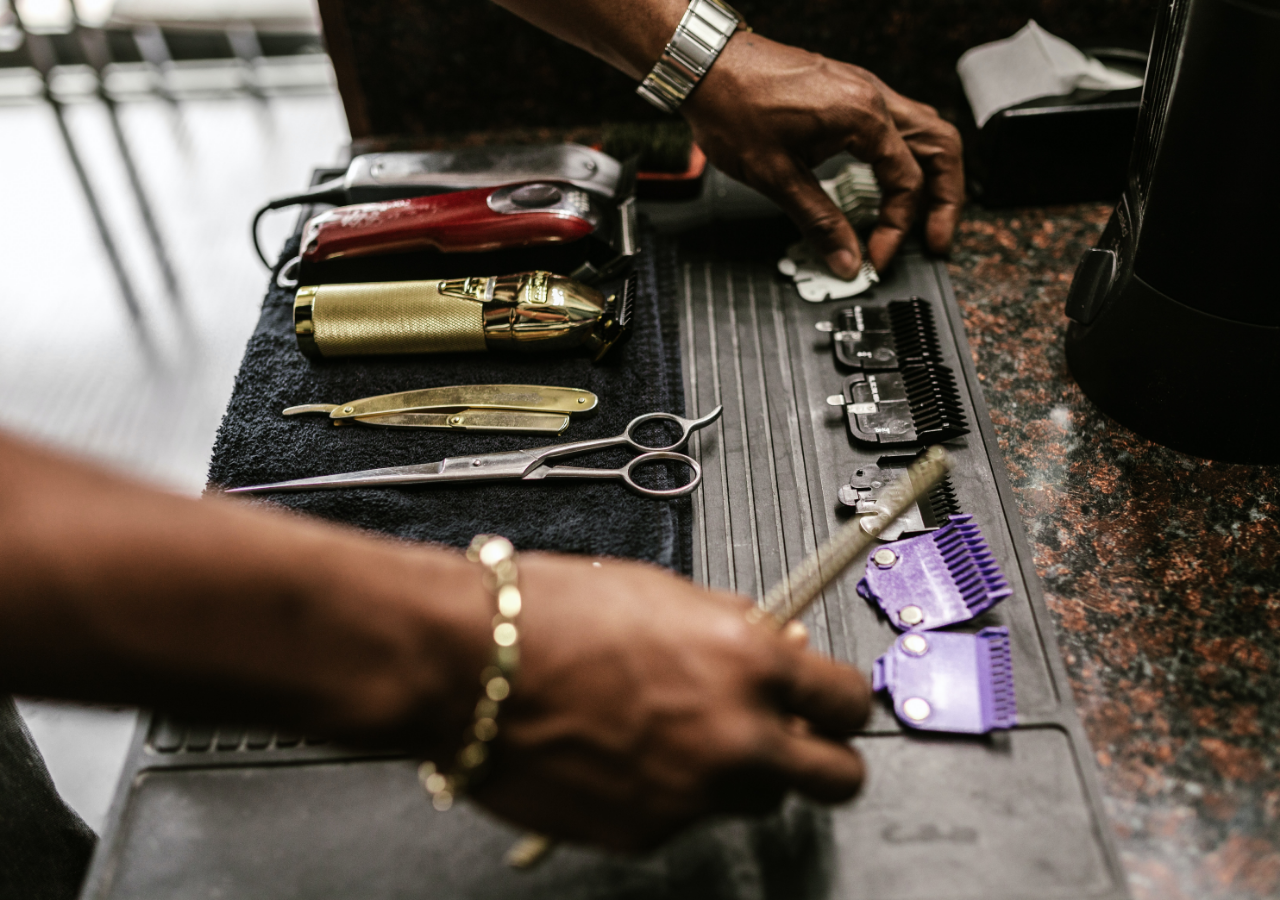
<file: layouts/admin/adminOptions/adminOpt.html>
<!DOCTYPE html>
<html lang="en">
<head>
    <meta charset="UTF-8">
    <meta http-equiv="X-UA-Compatible" content="IE=edge">
    <meta name="viewport" content="width=device-width, initial-scale=1.0">
    <link rel="stylesheet" href="./adminOpt.css">
    <link href="https://fonts.googleapis.com/css2?family=Playfair+Display:ital,wght@0,400;1,500;1,900&display=swap" rel="stylesheet">
    <title>TopNotch Barbershop</title>
</head>
<body>

    <section class="container">
        <a href="/index.html">
            <svg  class="homeIcon" xmlns="http://www.w3.org/2000/svg" viewBox="0 0 24 24" stroke="#ffffff" fill="none" stroke-linecap="round" stroke-linejoin="round">
            <path stroke="none" d="M0 0h24v24H0z" fill="none"/>
            <path d="M5 12l-2 0l9 -9l9 9l-2 0" />
            <path d="M5 12v7a2 2 0 0 0 2 2h10a2 2 0 0 0 2 -2v-7" />
            <path d="M9 21v-6a2 2 0 0 1 2 -2h2a2 2 0 0 1 2 2v6" />
            </svg>
        </a>


        <header>
            <svg class="userIcon" xmlns="http://www.w3.org/2000/svg"  viewBox="0 0 24 24" stroke-width="1" stroke="#ffffff" fill="none" stroke-linecap="round" stroke-linejoin="round">
                <path stroke="none" d="M0 0h24v24H0z" fill="none"/>
                <path d="M8 7a4 4 0 1 0 8 0a4 4 0 0 0 -8 0" />
                <path d="M6 21v-2a4 4 0 0 1 4 -4h4a4 4 0 0 1 4 4v2" />
            </svg>
    
            <h1>TUS OPCIONES COMO <br> ADMINISTRADOR</h1>
        </header>
        
        <section class="option">
            <a href="/layouts/admin/yourServices/yourServices.html">Gestiona tus servicios</a>
        </section>
        
        <section class="option">
            <a href="/layouts/admin/yourProducts/yourProducts.html">Gestiona tus productos</a>
        </section>

        <section class="option">
            <a href="/layouts/admin/yourBarbers/yourBarbers.html">Gestiona tus Trabajadores</a>
        </section>

    </section>

</body>
</html>
</file>
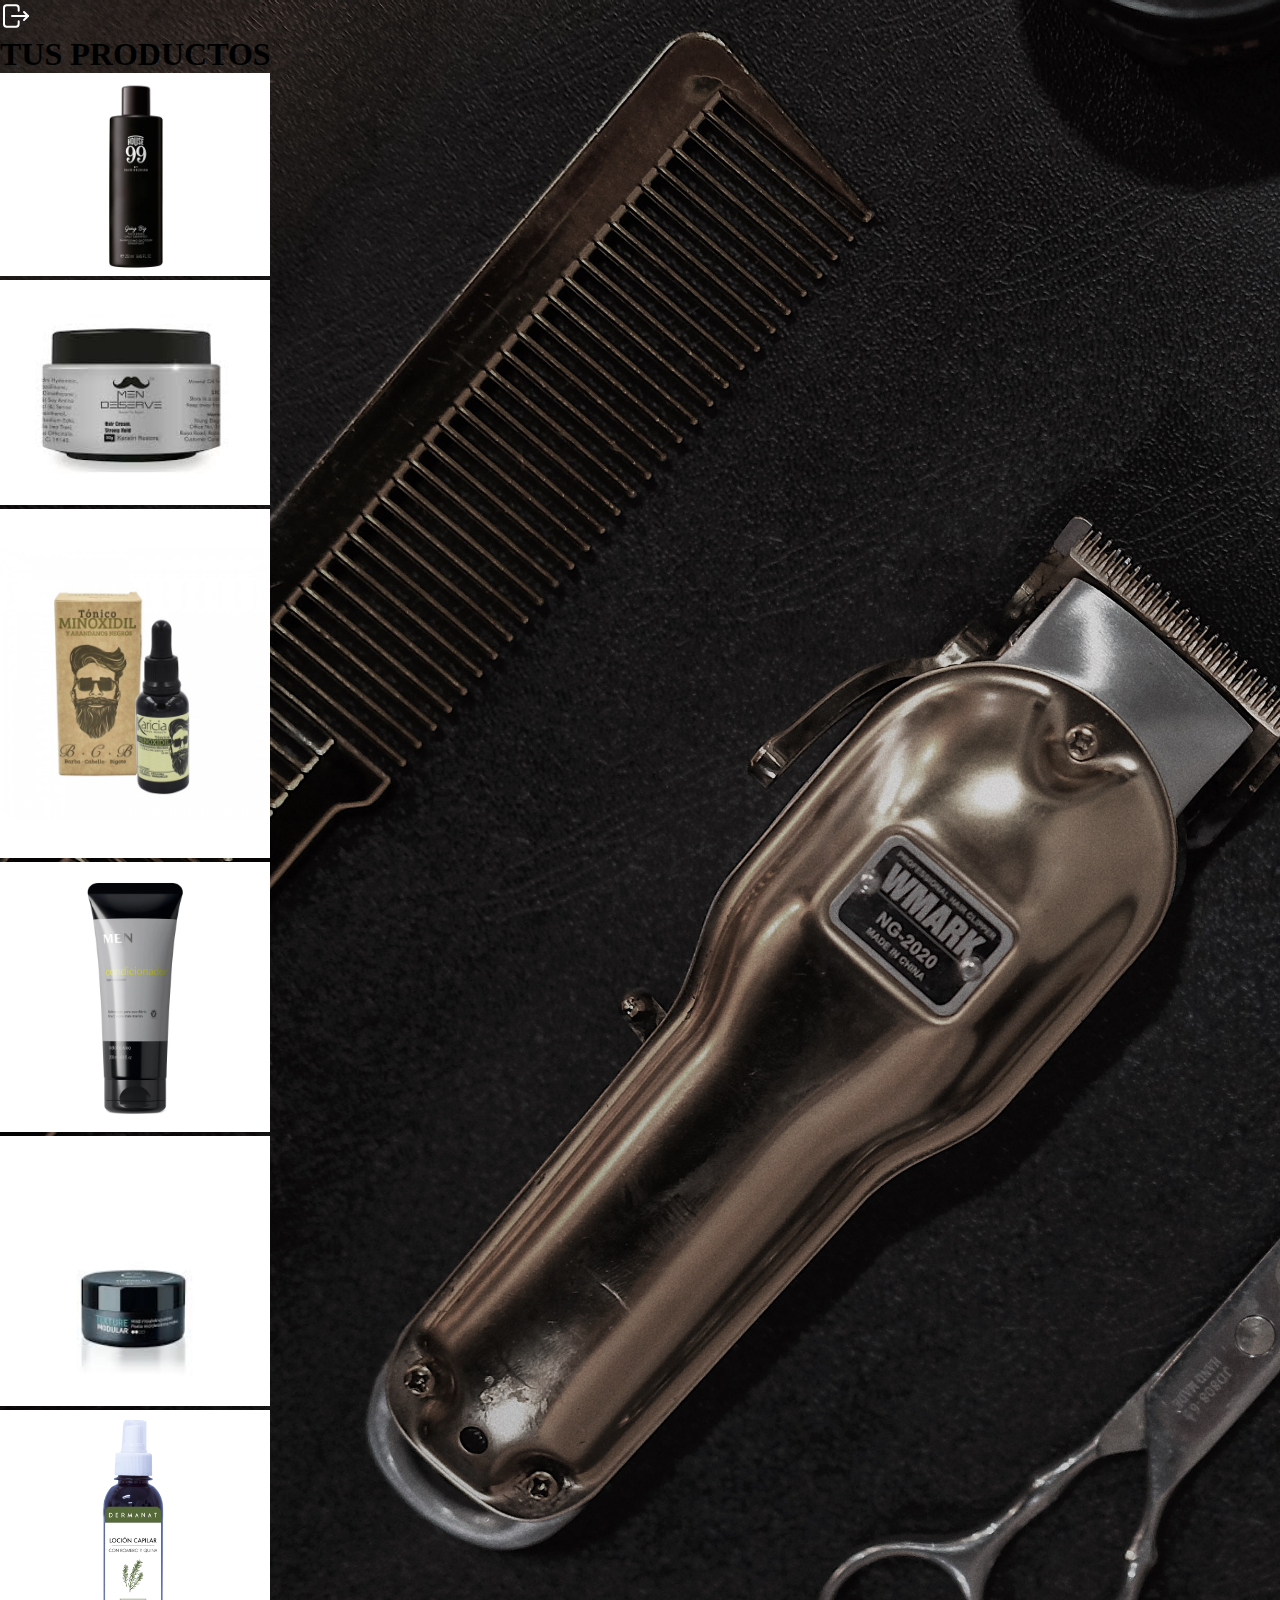
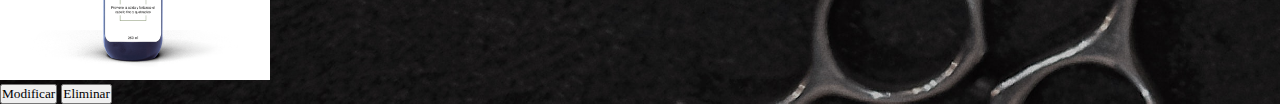
<file: layouts/admin/yourProducts/yourProducts.html>
<!DOCTYPE html>
<html lang="en">
  <head>
    <meta charset="UTF-8" />
    <meta http-equiv="X-UA-Compatible" content="IE=edge" />
    <meta name="viewport" content="width=device-width, initial-scale=1.0" />
    <link rel="stylesheet" href="./yourProducts.css" />
    <link
      href="https://cdn.jsdelivr.net/npm/bootstrap@5.3.0/dist/css/bootstrap.min.css"
      rel="stylesheet"
      integrity="sha384-9ndCyUaIbzAi2FUVXJi0CjmCapSmO7SnpJef0486qhLnuZ2cdeRhO02iuK6FUUVM"
      crossorigin="anonymous"
    />
    <title>TopNotch Barbershop</title>
  </head>
  <body>
    <div>
      <a href="../adminOptions/adminOpt.html">
        <svg
          xmlns="http://www.w3.org/2000/svg"
          class="icon icon-tabler icon-tabler-logout"
          width="32"
          height="32"
          viewBox="0 0 24 24"
          stroke-width="1.5"
          stroke="#ffffff"
          fill="none"
          stroke-linecap="round"
          stroke-linejoin="round"
        >
          <path stroke="none" d="M0 0h24v24H0z" fill="none" />
          <path
            d="M14 8v-2a2 2 0 0 0 -2 -2h-7a2 2 0 0 0 -2 2v12a2 2 0 0 0 2 2h7a2 2 0 0 0 2 -2v-2"
          />
          <path d="M9 12h12l-3 -3" />
          <path d="M18 15l3 -3" />
        </svg>
      </a>

      <div>
        <h1 class="text-white text-center">TUS PRODUCTOS</h1>
      </div>

      <div class="p-4">
        <div class="container d-flex justify-content-center">
          <div class="row row-cols-4">
            <div class="col mx-auto">
              <img class="h-75" src="../../../img/productos/shampo.webp" alt="" />
            </div>
            <div class="col mx-auto">
              <img class="h-75" src="../../../img/productos/crema.jpg" alt="" />
            </div>
            <div class="col mx-auto">
              <img class="h-75" src="../../../img/productos/minoxidil.jpg" alt="" />
            </div>
          </div>
        </div>
      </div>
      <div class="container d-flex justify-content-center">
        <div class="row row-cols-4">
          <div class="col mx-auto">
            <img class="h-100" src="../../../img/productos/acondicionador men.webp" alt="" />
          </div>
          <div class="col mx-auto">
            <img class="h-100" src="../../../img/productos/gel.jpg" alt="" />
          </div>
          <div class="col mx-auto">
            <img class="h-100" src="../../../img/productos/LociónCapilar.png" alt="" />
          </div>
        </div>
      </div>
    </div>
    <div class= "d-flex justify-content-center m-4">
        <button
            type="button"
            class="ma btn btn-light p-3 m-4"
            style="
            --bs-btn-padding-y: 0.25rem;
            --bs-btn-padding-x: 0.5rem;
            --bs-btn-font-size: 0.75rem;
            "
        >
        Modificar
        </button>
        <button
            type="button"
            class="btn btn-light p-3 m-4"
            style="
            --bs-btn-padding-y: 0.25rem;
            --bs-btn-padding-x: 0.5rem;
            --bs-btn-font-size: 0.75rem;
            "
        >
        Eliminar
      </button>
    </div>

    <script
      src="https://cdn.jsdelivr.net/npm/bootstrap@5.3.0/dist/js/bootstrap.bundle.min.js"
      integrity="sha384-geWF76RCwLtnZ8qwWowPQNguL3RmwHVBC9FhGdlKrxdiJJigb/j/68SIy3Te4Bkz"
      crossorigin="anonymous"
    ></script>
  </body>
</html>
</file>
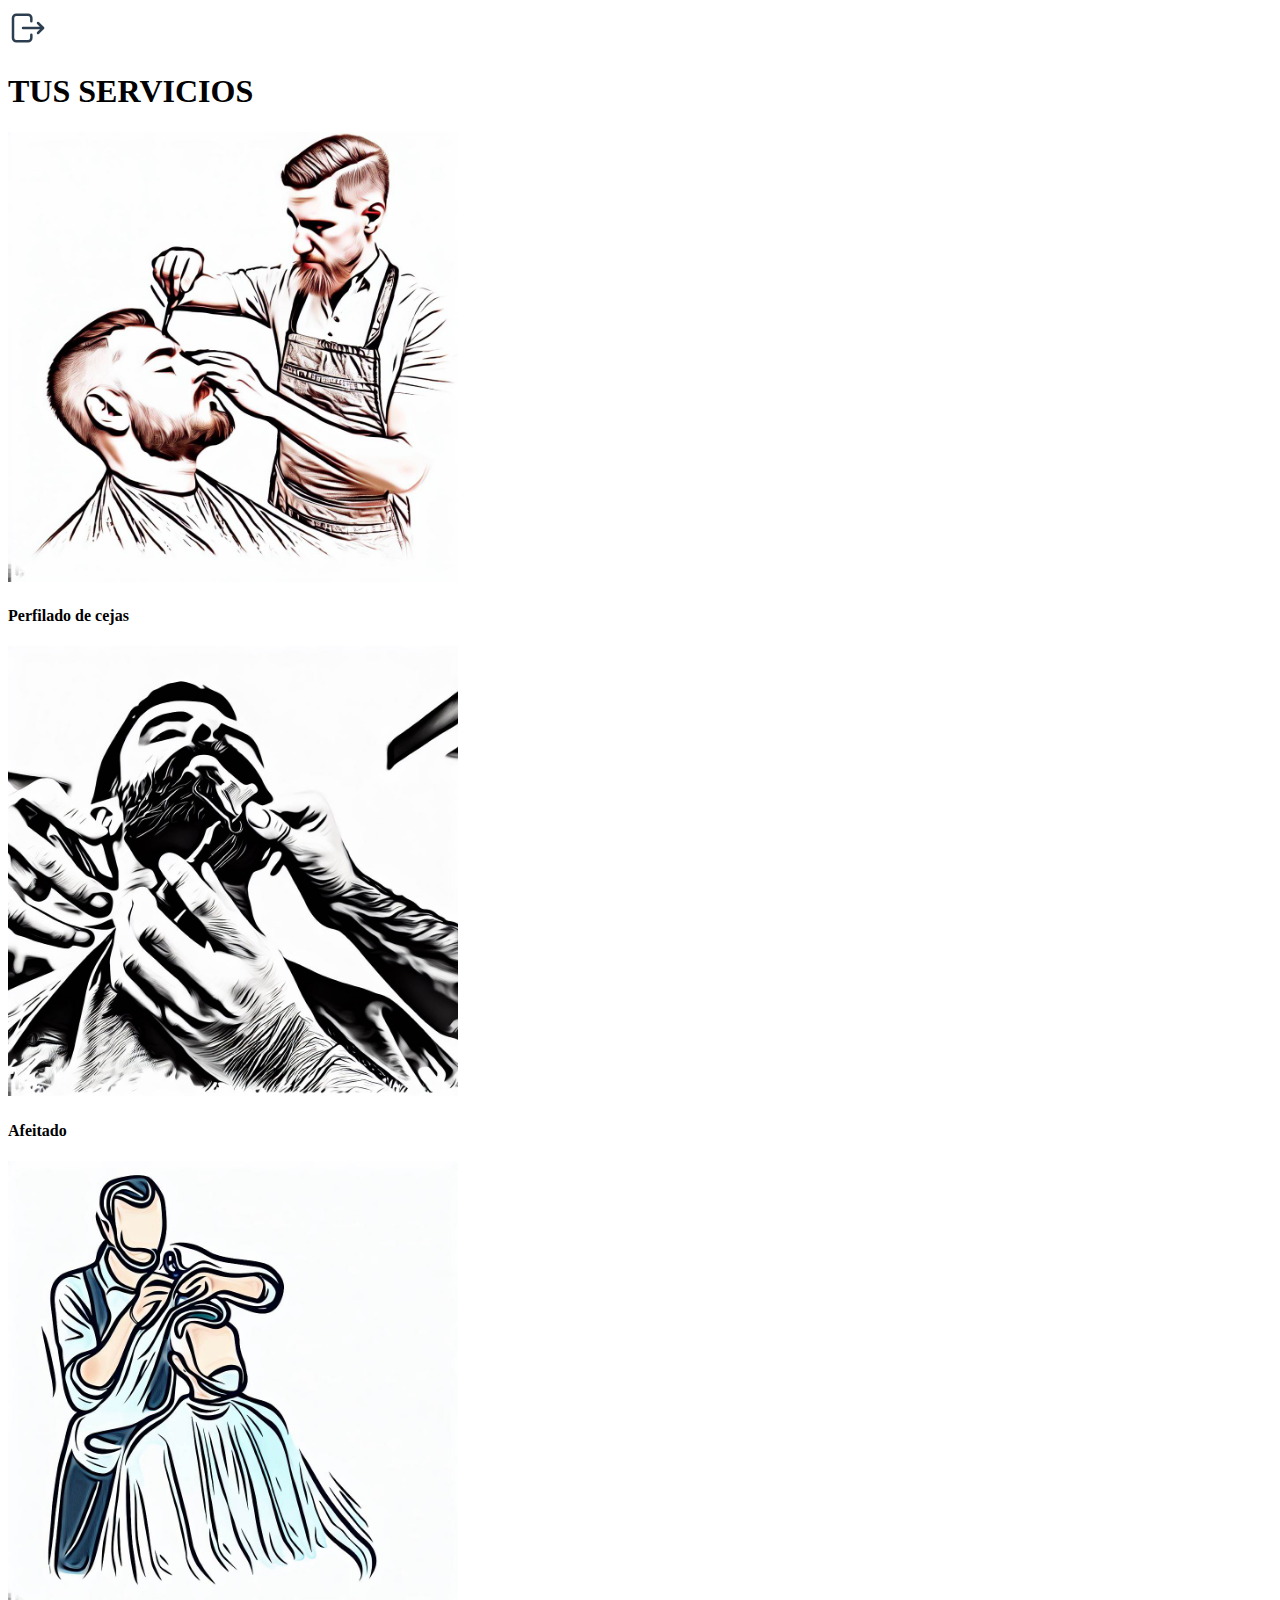
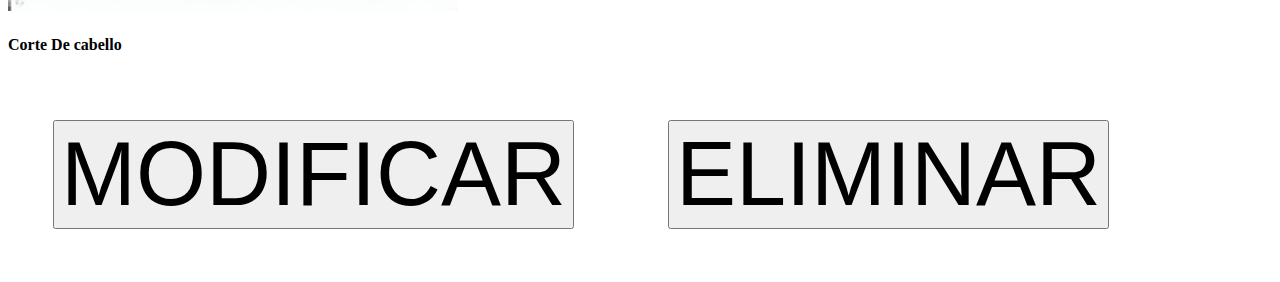
<file: layouts/admin/yourServices/yourServices.html>
<!DOCTYPE html>
<html lang="en">
<head>
  <meta charset="UTF-8">
  <meta http-equiv="X-UA-Compatible" content="IE=edge">
  <meta name="viewport" content="width=device-width, initial-scale=1.0">
  <link rel="stylesheet" href="./yourServices.css">
  <link href="https://cdn.jsdelivr.net/npm/bootstrap@5.3.0/dist/css/bootstrap.min.css" rel="stylesheet" 
  integrity="sha384-9ndCyUaIbzAi2FUVXJi0CjmCapSmO7SnpJef0486qhLnuZ2cdeRhO02iuK6FUUVM" 
  crossorigin="anonymous">
  <title>TopNotch barbershop</title>
</head>
<body>
<main>
    <section class="p-1">
      <a href="/layouts/admin/adminOptions/adminOpt.html">
        <svg xmlns="http://www.w3.org/2000/svg" class="icon icon-tabler icon-tabler-logout" width="40" height="40" viewBox="0 0 24 24" stroke-width="1.5" stroke="#2c3e50" fill="none" stroke-linecap="round" stroke-linejoin="round">
          <path stroke="none" d="M0 0h24v24H0z" fill="none"/>
          <path d="M14 8v-2a2 2 0 0 0 -2 -2h-7a2 2 0 0 0 -2 2v12a2 2 0 0 0 2 2h7a2 2 0 0 0 2 -2v-2" />
          <path d="M9 12h12l-3 -3" />
          <path d="M18 15l3 -3" />
        </svg>
      </a>
    </section>
    <section>
      <div class=" p-4 text-center row d-flex justify-content-center align-items-center">
        <div class="m-4"><h1>TUS SERVICIOS</h1>
        </div>
        
        <div class="col">
          <img class="img-fluid" src="/img/cejas.jpg" alt="">
          <h4>Perfilado de cejas </h4>
      </div>
      <div class="col">
        <img class="img-fluid" src="/img/afeitado.jpg" alt="">
        <h4>Afeitado</h4>
      </div>
      <div class="col">
        <img class="img-fluid" src="/img/corte.jpg" alt="">
        <h4>Corte De cabello</h4>
      </div>
  </div>
  <div class="d-flex justify-content-center align-items-center ">
    <button type="button" class="btn_main btn btn-dark p-3" >MODIFICAR </button>
    <button type="button" class="btn_main btn btn-dark p-3 " >ELIMINAR </button>
  </div>
</main>
</section>
<script src="https://cdn.jsdelivr.net/npm/bootstrap@5.3.0/dist/js/bootstrap.bundle.min.js" 
  integrity="sha384-geWF76RCwLtnZ8qwWowPQNguL3RmwHVBC9FhGdlKrxdiJJigb/j/68SIy3Te4Bkz" 
  crossorigin="anonymous">
  </script>
</body>
</html>
</file>
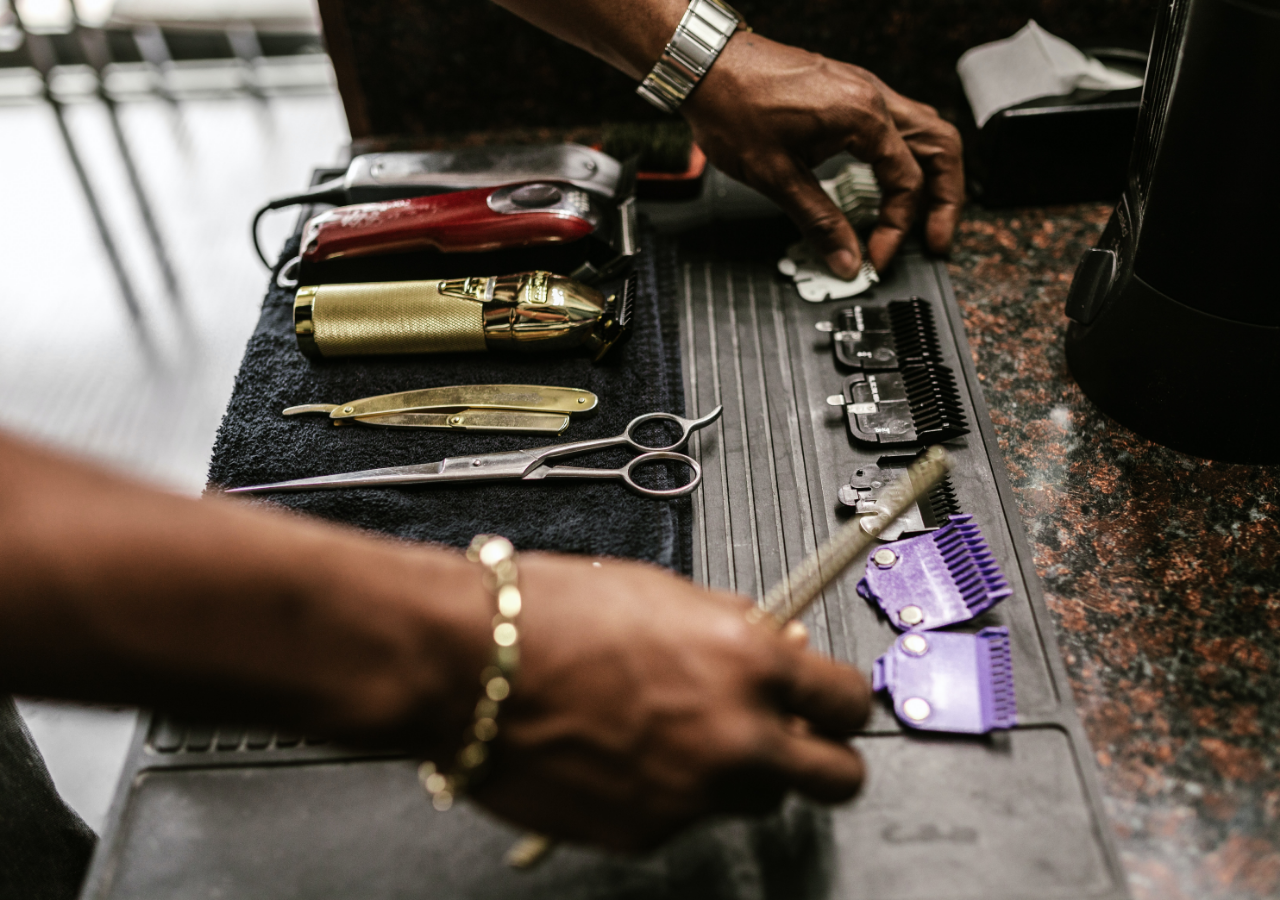
<file: layouts/barber/barberOptions/barberOpt.html>
<!DOCTYPE html>
<html lang="en">
<head>
    <meta charset="UTF-8">
    <meta http-equiv="X-UA-Compatible" content="IE=edge">
    <meta name="viewport" content="width=device-width, initial-scale=1.0">
    <link rel="stylesheet" href="./barberOpt.css">
    <link href="https://fonts.googleapis.com/css2?family=Playfair+Display:ital,wght@0,400;1,500;1,900&display=swap" rel="stylesheet">
    <title>TopNotch Barbershop</title>
</head>
<body>

    <section class="container">
        <a href="/index.html">
            <svg  class="homeIcon" xmlns="http://www.w3.org/2000/svg" viewBox="0 0 24 24" stroke="#ffffff" fill="none" stroke-linecap="round" stroke-linejoin="round">
            <path stroke="none" d="M0 0h24v24H0z" fill="none"/>
            <path d="M5 12l-2 0l9 -9l9 9l-2 0" />
            <path d="M5 12v7a2 2 0 0 0 2 2h10a2 2 0 0 0 2 -2v-7" />
            <path d="M9 21v-6a2 2 0 0 1 2 -2h2a2 2 0 0 1 2 2v6" />
            </svg>
        </a>


        <header>
            <svg class="userIcon" xmlns="http://www.w3.org/2000/svg"  viewBox="0 0 24 24" stroke-width="1" stroke="#ffffff" fill="none" stroke-linecap="round" stroke-linejoin="round">
                <path stroke="none" d="M0 0h24v24H0z" fill="none"/>
                <path d="M8 7a4 4 0 1 0 8 0a4 4 0 0 0 -8 0" />
                <path d="M6 21v-2a4 4 0 0 1 4 -4h4a4 4 0 0 1 4 4v2" />
            </svg>
    
            <h1>TUS OPCIONES COMO <br> BARBERO</h1>
        </header>
        

        <section class="option">
            <a href="/layouts/barber/nextAppointments/appointments.html">Ver citas agendadas</a>
        </section>
    </section>

</body>
</html>
</file>
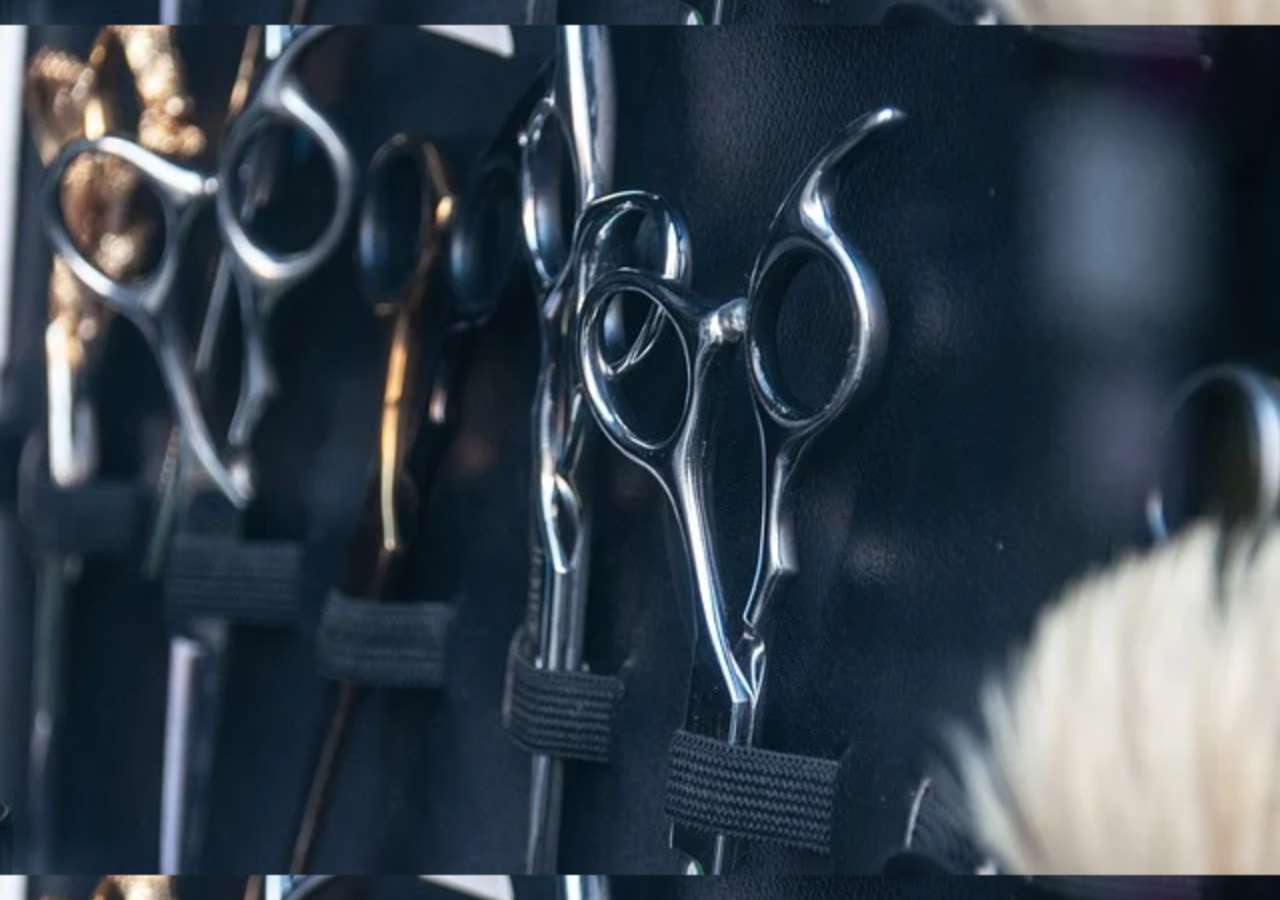
<file: layouts/barber/nextAppointments/appointments.html>
<!DOCTYPE html>
<html lang="en">
<head>
    <meta charset="UTF-8">
    <meta http-equiv="X-UA-Compatible" content="IE=edge">
    <meta name="viewport" content="width=device-width, initial-scale=1.0">
    <link href="https://fonts.googleapis.com/css2?family=Playfair+Display:ital,wght@0,400;1,500;1,900&display=swap" rel="stylesheet">
    <link rel="stylesheet" href="./appointments.css">
    <title>TopNotch Barbershop</title>
</head>
<body>

    <section class="container">

        <a href="/layouts/barber/barberOptions/barberOpt.html">    
            <svg class="backIcon" xmlns="http://www.w3.org/2000/svg" viewBox="0 0 24 24" stroke-width="1.5" stroke="#ffffff" fill="none" stroke-linecap="round" stroke-linejoin="round">
                <path stroke="none" d="M0 0h24v24H0z" fill="none"/>
                <path d="M10 8v-2a2 2 0 0 1 2 -2h7a2 2 0 0 1 2 2v12a2 2 0 0 1 -2 2h-7a2 2 0 0 1 -2 -2v-2" />
                <path d="M15 12h-12l3 -3" />
                <path d="M6 15l-3 -3" />
              </svg>
        </a>

        <header>
            <h1>TUS PRÓXIMAS CITAS</h1>
            <H2>Dia/Mes/Hora</H2>
        </header>

        <section class="appointmentsRow">
            <p>15/05 - 8:00</p>
            <p>15/05 - 12:00</p>
            <p>15/05 - 18:00</p>
        </section>

        <section class="line"></section>
        
        <section class="appointmentsRow">
            <p>16/05 - 7:00</p>
            <p>16/05 - 10:00</p>
            <p>16/05 - 15:00</p>
        </section>
        
        <section class="line"></section>

        <section class="appointmentsRow">
            <p>17/05 - 9:00</p>
            <p>17/05 - 10:00</p>
            <p>17/05 - 20:00</p>
        </section>

        <section class="appActions">
            <a class="action" href="">Cancelar cita</a>
        </section>

    </section>
</body>
</html>
</file>
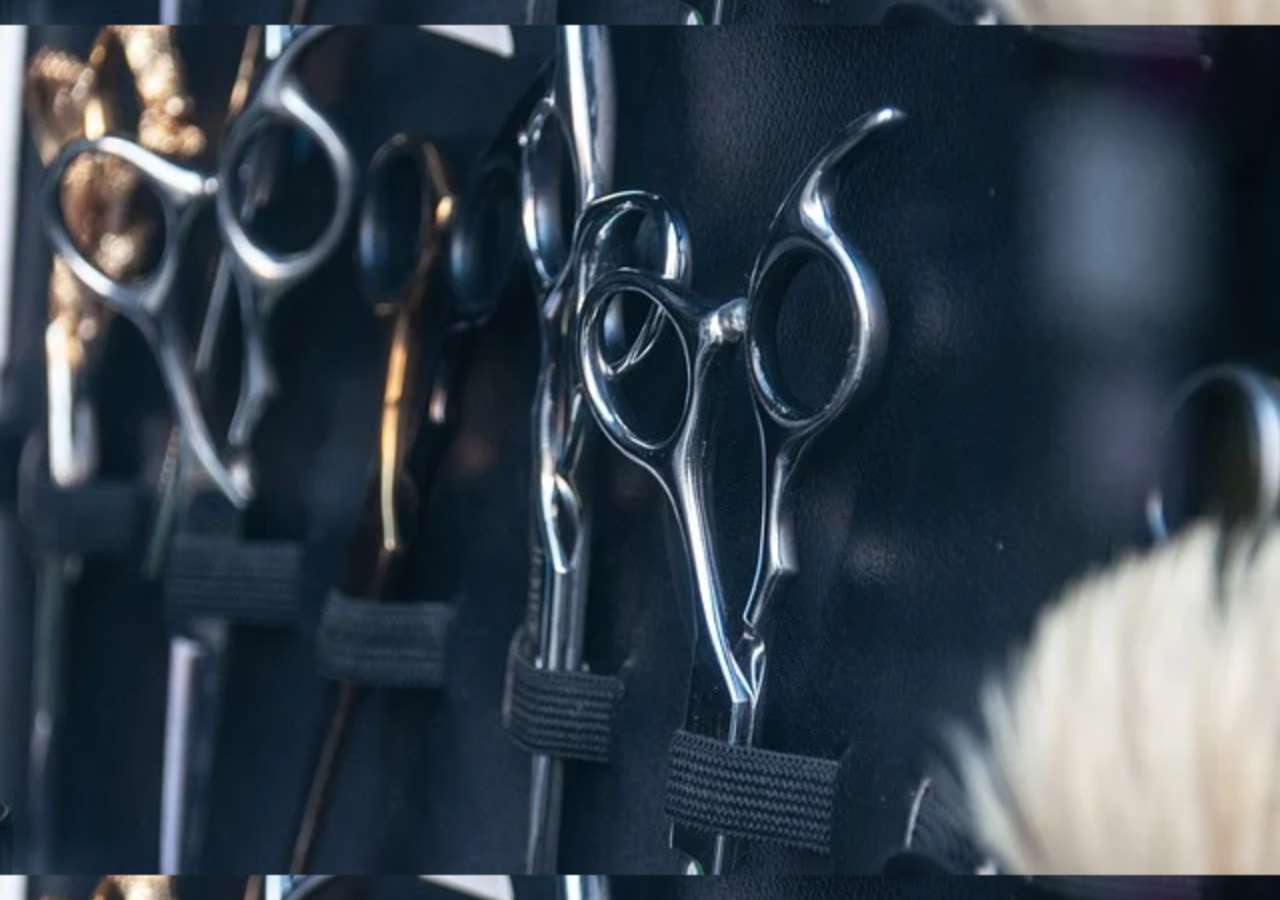
<file: layouts/client/appointmentsAvailable/appointmentsAv.html>
<!DOCTYPE html>
<html lang="en">
<head>
    <meta charset="UTF-8">
    <meta http-equiv="X-UA-Compatible" content="IE=edge">
    <meta name="viewport" content="width=device-width, initial-scale=1.0">
    <link href="https://fonts.googleapis.com/css2?family=Playfair+Display:ital,wght@0,400;1,500;1,900&display=swap" rel="stylesheet">
    <link rel="stylesheet" href="./appointmentsAv.css">
    <title>TopNotch Barbershop</title>
</head>
<body>

    <section class="container">

        <a href="/index.html">
            <svg  class="backIcon" xmlns="http://www.w3.org/2000/svg" viewBox="0 0 24 24" stroke="#ffffff" fill="none" stroke-linecap="round" stroke-linejoin="round">
            <path stroke="none" d="M0 0h24v24H0z" fill="none"/>
            <path d="M5 12l-2 0l9 -9l9 9l-2 0" />
            <path d="M5 12v7a2 2 0 0 0 2 2h10a2 2 0 0 0 2 -2v-7" />
            <path d="M9 21v-6a2 2 0 0 1 2 -2h2a2 2 0 0 1 2 2v6" />
            </svg>
        </a>

        <header>
            <h1>PROXIMAS CITAS DISPONIBLES</h1>
            <H2>Dia/Mes/Hora</H2>
        </header>

        <section class="appointmentsRow">
            <p>15/05 - 9:00</p>
            <p>15/05 - 10:00</p>
            <p>15/05 - 15:00</p>
        </section>

        <section class="line"></section>
        
        <section class="appointmentsRow">
            <p>16/05 - 11:00</p>
            <p>15/05 - 13:30</p>
            <p>15/05 - 15:30</p>
        </section>
        
        <section class="line"></section>

        <section class="appointmentsRow">
            <p>17/05 - 9:40</p>
            <p>15/05 - 14:00</p>
            <p>15/05 - 17:00</p>
        </section>

        <section class="appActions">
            <a class="action" href="">Agendar cita</a>
        </section>

    </section>
</body>
</html>
</file>
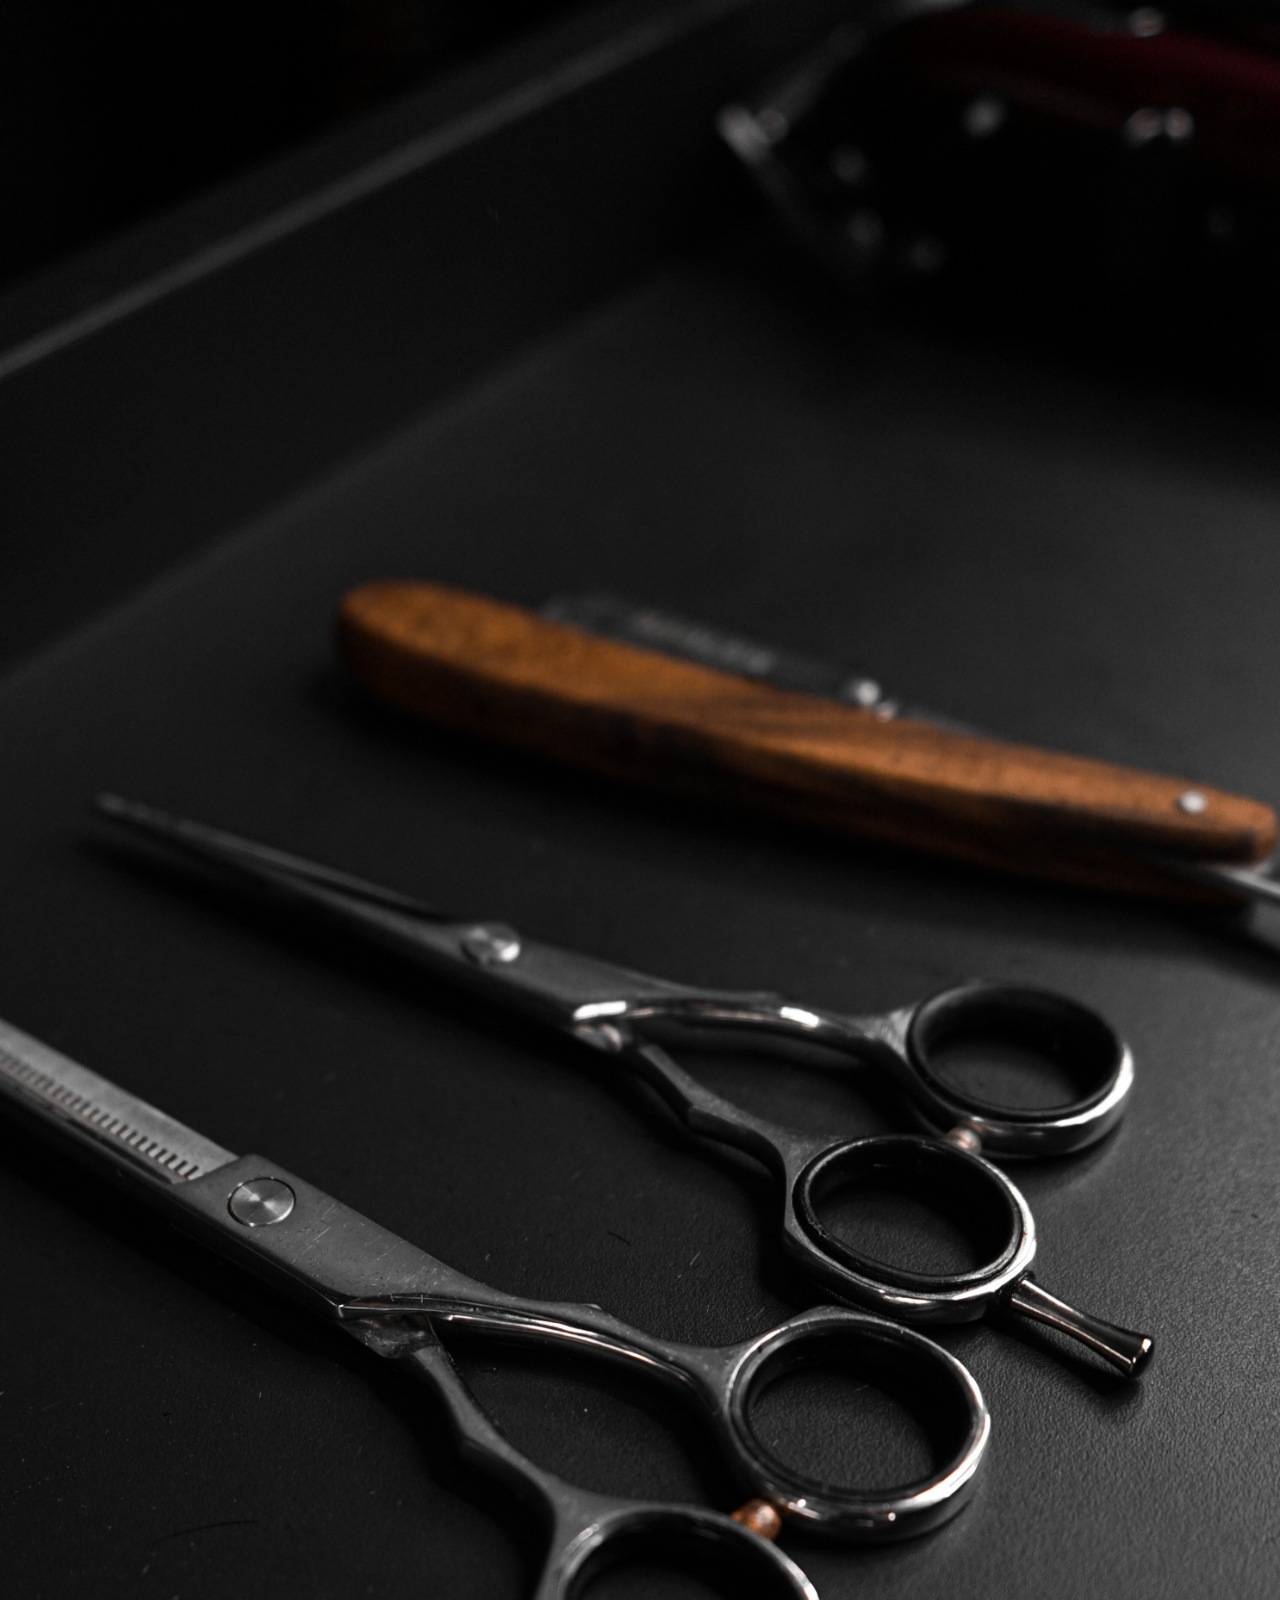
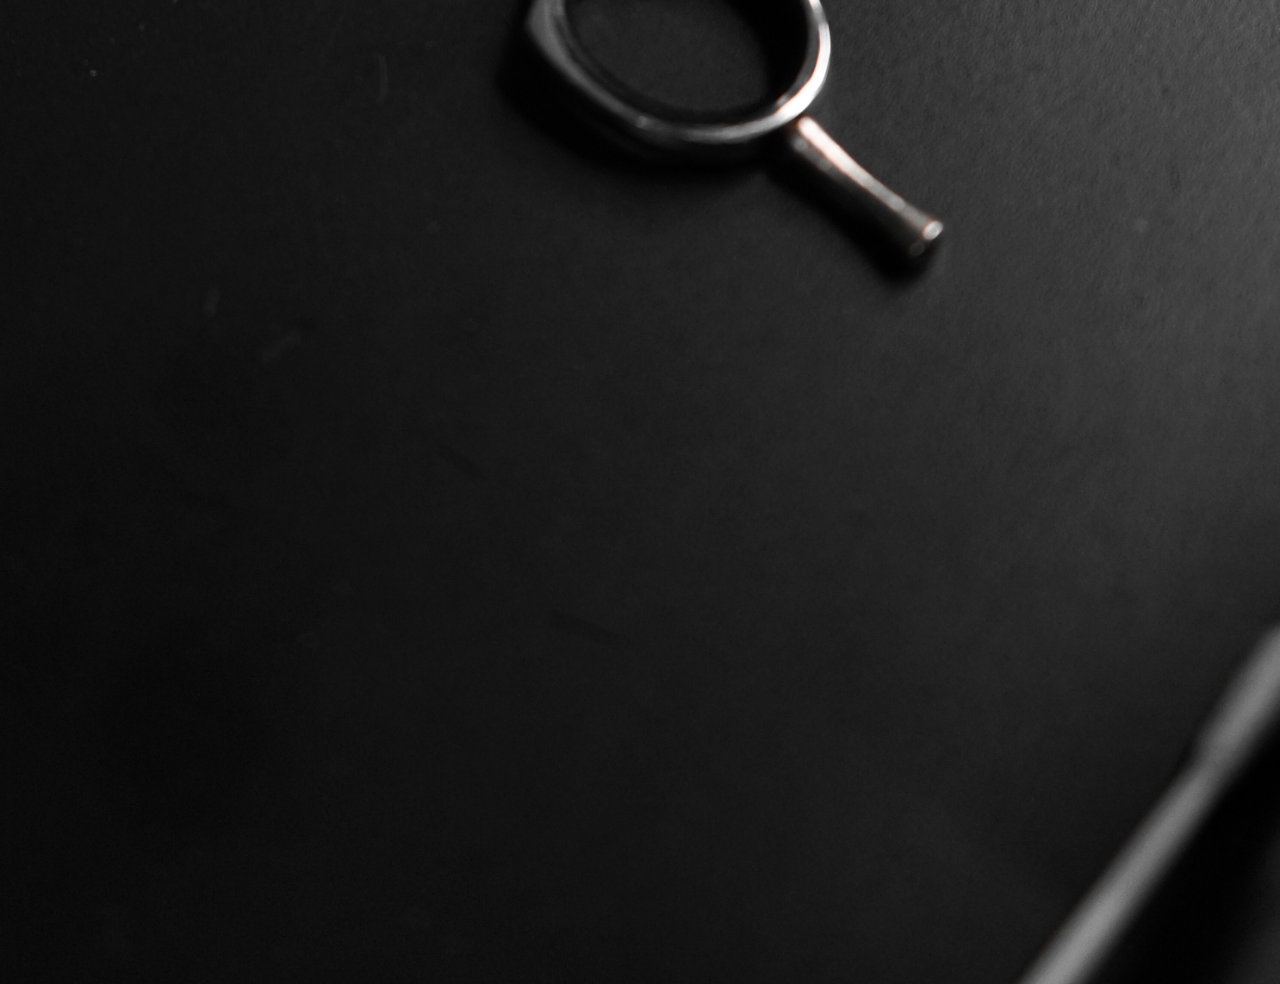
<file: layouts/client/shoppingCart/shoppingCart.html>
<!DOCTYPE html>
<html lang="en">
<head>
    <meta charset="UTF-8">
    <meta http-equiv="X-UA-Compatible" content="IE=edge">
    <meta name="viewport" content="width=device-width, initial-scale=1.0">
    <link rel="stylesheet" href="./shoppingCart.css">
    <link href="https://fonts.googleapis.com/css2?family=Playfair+Display:ital,wght@0,400;1,500;1,900&display=swap" rel="stylesheet">
    <title>TopNotch Barberhsop</title>
</head>
<body>
    <section class="section">
        <a href="/index.html">
            <svg  class="homeIcon" xmlns="http://www.w3.org/2000/svg" viewBox="0 0 24 24" stroke-width="1.5" stroke="#ffffff" fill="none" stroke-linecap="round" stroke-linejoin="round">
            <path stroke="none" d="M0 0h24v24H0z" fill="none"/>
            <path d="M5 12l-2 0l9 -9l9 9l-2 0" />
            <path d="M5 12v7a2 2 0 0 0 2 2h10a2 2 0 0 0 2 -2v-7" />
            <path d="M9 21v-6a2 2 0 0 1 2 -2h2a2 2 0 0 1 2 2v6" />
            </svg>
        </a>
        
        <h1>TU CARRITO</h1>
        <section class="container">
            <div >
                <div class="info">
                    <div>
                        <img src="/img/productos/shampo.webp" alt="shampoo">
                    </div>
                    <div class="description">
                        <h2>Shampoo</h2>
                        <p class="paragraph">Nuestro shampoo de barbería es el producto perfecto para aquellos 
                        hombres que buscan una limpieza profunda y refrescante. Formulado con naturales como el aceite de menta y la jojoba, este shampoo 
                        no solo limpia el cabello y el cuero cabelludo, sino que también ayuda a 
                        hidratar y nutrir el cabello, dejándolo suave y manejable.</p>
                        <p class="price">$ 18.000</p>
                    </div>
                </div>
            </div>
        </section>
        <section class="container">
            <div >
                <div class="info">
                    <div class="img" >
                        <img src="/img/productos/acondicionador men.webp" alt="acondicionador">
                    </div>
                    <div class="description">
                        <h2>Acondicionador</h2>
                        <p class="paragraph">Nuestro acondicionador de barbería es el producto ideal para hombres con 
                            cabello seco y dañado. Formulado con ingredientes de alta calidad como el aceite 
                            de argán y la proteína de trigo hidrolizada, este acondicionador nutre y fortalece 
                            el cabello desde la raíz hasta las puntas, dejándolo suave y manejable.</p>
                        <p class="price">$ 15.000</p>
                    </div>
                </div>
            </div>
        </section>
        <section class="container">
            <div >
                <div class="info">
                    <div class="imgContainer">
                        <img src="/img/productos/minoxidil.jpg" alt="minoxidil ">
                    </div>
                    <div class="description">
                        <h2>Minoxidil</h2>
                        <p class="paragraph" >Nuestro shampoo de barbería es el producto perfecto para aquellos 
                            hombres que buscan una limpieza profunda y refrescante. Formulado con 
                            ingredientes naturales como el aceite de menta y la jojoba, este shampoo 
                            no solo limpia el cabello y el cuero cabelludo, sino que también ayuda a 
                            hidratar y nutrir el cabello, dejándolo suave y manejable.</p>
                        <p class="price">$ 25.000</p>
                    </div>
                </div>
            </div>
        </section>
        <section class="container">
            <div >
                <div class="info">
                    <div class="imgContainer">
                        <img src="/img/productos/crema.jpg" alt="crema para peinar">
                    </div>
                    <div class="description">
                        <h2>Crema para peinar</h2>
                        <p class="paragraph">Nuestro shampoo de barbería es el producto perfecto para aquellos 
                            hombres que buscan una limpieza profunda y refrescante. Formulado con 
                            ingredientes naturales como el aceite de menta y la jojoba, este shampoo 
                            no solo limpia el cabello y el cuero cabelludo, sino que también ayuda a 
                            hidratar y nutrir el cabello, dejándolo suave y manejable.</p>
                        <p class="price">$ 30.000</p>
                    </div>
                </div>
            </div>
        </section>
        <section class="container">
            <div >
                <div class="info">
                    <div class="imgContainer">
                        <img src="/img/productos/gel.jpg" alt="Gel fijador">
                        
                    </div>
                    <div class="description">
                        <h2>Gel fijador</h2>
                        <p class="paragraph">Nuestro shampoo de barbería es el producto perfecto para aquellos 
                        hombres que buscan una limpieza profunda y refrescante. Formulado con 
                        ingredientes naturales como el aceite de menta y la jojoba, este shampoo 
                        no solo limpia el cabello y el cuero cabelludo, sino que también ayuda a 
                        hidratar y nutrir el cabello, dejándolo suave y manejable.</p>
                        <p class="price">$ 23.000</p>
                    </div>
                </div>
            </div>
        </section>
        <section class="container">
            <div >
                <div class="info">
                    <div class="imgContainer"> 
                        <img src="/img/productos/LociónCapilar.png" alt="locion capilar">
                        
                    </div>
                    <div class="description">
                        <h2>Loción capilar</h2>
                        <p class="paragraph">Nuestro shampoo de barbería es el producto perfecto para aquellos 
                        hombres que buscan una limpieza profunda y refrescante. Formulado con 
                        ingredientes naturales como el aceite de menta y la jojoba, este shampoo 
                        no solo limpia el cabello y el cuero cabelludo, sino que también ayuda a 
                        hidratar y nutrir el cabello, dejándolo suave y manejable.</p>
                        <p class="price">$ 20.000</p>
                    </div>
                </div>
            </div>
        </section>

        <section class="buyButton">
            <a class="back" href="/layouts/client/paymentGateway/gateway.html">Comprar</a>
        </section>
    </section>
</body>
</html>
</file>
<file: layouts/admin/adminOptions/adminOpt.css>
*{
    box-sizing: border-box;
    margin: 0;
    padding: 0;
    font-family: 'Playfair Display', serif;
}

:root{
    --colorTextPrimary : white;
    --colorTextSecondary: rgb(206, 206, 206);
}

body {
    opacity: 0;
    animation: fadeIn ease-in-out 0.5s forwards;
}

@keyframes fadeIn {
    0% {opacity: 0.6;}
    100% {opacity: 1;}
}

body{
    height: 100vh;
    background-image: url(/img/clipper.jpg);
    background-size: cover;

    position: relative;
    display: flex;
    justify-content: center;
    align-items: center;
}

.container{
    height: 70vh;
    width: 70vh;
    background-color: rgba(0, 0, 0, 0.6); 
    border-radius: 10vh;
    border: solid rgb(185, 185, 185) 0.3vh;

    display: flex;
    flex-direction: column;
    justify-content: center;
    align-items: center;
    gap: 5vh;

    position: relative;
}

.homeIcon{
    position: absolute;
    top: 10%;
    left: 10%;
    width: 4vh;
    height: 4vh;
    stroke-width: 0.1vh;
}

header{
    display: flex;
    flex-direction: column;
    justify-content: center;
    align-items: center;
}

.userIcon{
    height: 10vh;
    width: 10vh;
}

h1{
    color: rgb(255, 255, 255);
    font-size: 3vh;
    text-align: center;
    letter-spacing: 0.3vh;
}

.option{
    border-radius: 10vh;
    background-color: rgb(153, 153, 153);
    height: 6vh;
    width: 60%;
    
    display: flex;
    align-items: center;
    justify-content: center;
}


.option a{
    display: flex;
    align-items: center;
    justify-content: center;
    height: 100%;
    width: 100%;
    font-size: 2vh;
    text-decoration: none;
    color: rgb(20, 20, 20);
}

.option:hover{
    border: solid 0.2vh white;
    background-color: white;
    transition: ease 0.5s;
}
</file>
<file: layouts/admin/yourProducts/yourProducts.css>
*{
    margin: 0;
    padding: 0;
    box-sizing: border-box;
    font-family: 'Playfair Display', serif;
}

body{
    background-image: url(/img/banner.jpg);
    background-size: cover;
    background-repeat: no-repeat;
}

img{
    width: 30vh;
}

.img_2{
    width: 39vh;
}
</file>
<file: layouts/admin/yourServices/yourServices.css>
body{
    font-family: 'Playfair Display', serif;
}
img{
    width: 50vh;
}
.btn_main{
    font-size: 90px;
    margin: 5vh;
}
</file>
<file: layouts/barber/barberOptions/barberOpt.css>
*{
    box-sizing: border-box;
    margin: 0;
    padding: 0;
    font-family: 'Playfair Display', serif;
}

:root{
    --colorTextPrimary : white;
    --colorTextSecondary: rgb(206, 206, 206);
}

body {
    opacity: 0;
    animation: fadeIn ease-in-out 0.5s forwards;
}

@keyframes fadeIn {
    0% {opacity: 0.6;}
    100% {opacity: 1;}
}

body{
    height: 100vh;
    background-image: url(/img/clipper.jpg);
    background-size: cover;

    position: relative;
    display: flex;
    justify-content: center;
    align-items: center;
}

.container{
    height: 50vh;
    width: 70vh;
    background-color: rgba(0, 0, 0, 0.6); 
    border-radius: 10vh;
    border: solid rgb(185, 185, 185) 0.3vh;

    display: flex;
    flex-direction: column;
    justify-content: center;
    align-items: center;
    gap: 5vh;

    position: relative;
}

.homeIcon{
    position: absolute;
    top: 10%;
    left: 10%;
    width: 4vh;
    height: 4vh;
    stroke-width: 0.1vh;
}

header{
    display: flex;
    flex-direction: column;
    justify-content: center;
    align-items: center;
}

.userIcon{
    height: 10vh;
    width: 10vh;
}

h1{
    color: rgb(255, 255, 255);
    font-size: 3vh;
    text-align: center;
    letter-spacing: 0.3vh;
}

.option{
    border-radius: 10vh;
    background-color: rgb(153, 153, 153);
    height: 6vh;
    width: 60%;
    
    display: flex;
    align-items: center;
    justify-content: center;
}


.option a{
    display: flex;
    align-items: center;
    justify-content: center;
    height: 100%;
    width: 100%;
    font-size: 2vh;
    text-decoration: none;
    color: rgb(20, 20, 20);
}

.option:hover{
    border: solid 0.2vh white;
    background-color: white;
    transition: ease 0.5s;
}
</file>
<file: layouts/barber/nextAppointments/appointments.css>
*{
    box-sizing: border-box;
    margin: 0;
    padding: 0;
    font-family: 'Playfair Display', serif;
}

:root{
    --colorTextPrimary : white;
    --colorTextSecondary: rgb(206, 206, 206);
}

body {
    opacity: 0;
    animation: fadeIn ease-in-out 0.5s forwards;
}

@keyframes fadeIn {
    0% {opacity: 0.6;}
    100% {opacity: 1;}
}

h1{
    font-size: 6vh;
    color: white;
}

h2{
    font-size: 3vh;
    color: white;
}

p{
    font-size: 5vh;
    color: white;
}


header{
    text-align: center;
}

body{
    height: 100vh;
    background-image: url(/img/barberTools.webp);
    background-size: contain;
    background-position: center;

    position: relative;
    display: flex;
    justify-content: center;
    align-items: center;
}

.container{
    height: 80vh;
    width: 150vh;
    background-color: rgba(0, 0, 0, 0.7); 
    border-radius: 10vh;
    border: solid rgb(185, 185, 185) 0.3vh;
    
    display: flex;
    flex-direction: column;
    justify-content: center;
    align-items: center;
    gap: 5vh;
    
    position: relative;
}

.backIcon{
    position: absolute;
    top: 5%;
    left: 5%;
    width: 5vh;
    height: 5vh;
}

.appointmentsRow{
    display: flex;
    align-items: center;
    justify-content: space-around;
    gap: 10vh;
}

.appointment{
    display: flex;
    justify-content: space-around;
}

.appActions{
    width: 100%;
    display: flex;
    align-items: center;
    justify-content: center;
}

.action{
    color: black;
    background-color: white;

    font-size: 2vh;
    font-weight: 600;
    margin: 3vh;
    height: 5vh;
    width: 30vh;
    border-radius: 1vh;
    text-decoration: none;

    display: flex;
    align-items: center;
    justify-content: center;
}

.line{
    width: 70%;
    border-top: solid white 0.2vh;
}

.action:hover{
    border: solid white 0.2vh;
    background-color: transparent;
    transition: ease-in all 0.2s;
    color: white;
}
</file>
<file: layouts/client/appointmentsAvailable/appointmentsAv.css>
*{
    box-sizing: border-box;
    margin: 0;
    padding: 0;
    font-family: 'Playfair Display', serif;
}

:root{
    --colorTextPrimary : white;
    --colorTextSecondary: rgb(206, 206, 206);
}

body {
    opacity: 0;
    animation: fadeIn ease-in-out 0.5s forwards;
}

@keyframes fadeIn {
    0% {opacity: 0.6;}
    100% {opacity: 1;}
}

h1{
    font-size: 6vh;
    color: white;
}

h2{
    font-size: 3vh;
    color: white;
}

p{
    font-size: 5vh;
    color: white;
}


header{
    text-align: center;
}

body{
    height: 100vh;
    background-image: url(/img/barberTools.webp);
    background-size: contain;
    background-position: center;

    position: relative;
    display: flex;
    justify-content: center;
    align-items: center;
}

.container{
    height: 80vh;
    width: 150vh;
    background-color: rgba(0, 0, 0, 0.7); 
    border-radius: 10vh;
    border: solid rgb(185, 185, 185) 0.3vh;
    
    display: flex;
    flex-direction: column;
    justify-content: center;
    align-items: center;
    gap: 5vh;
    
    position: relative;
}

.backIcon{
    position: absolute;
    top: 5%;
    left: 5%;
    width: 5vh;
    height: 5vh;
}

.appointmentsRow{
    display: flex;
    align-items: center;
    justify-content: space-around;
    gap: 10vh;
}

.appointment{
    display: flex;
    justify-content: space-around;
}

.appActions{
    width: 100%;
    display: flex;
    align-items: center;
    justify-content: center;
}

.action{
    color: black;
    background-color: white;

    font-size: 2vh;
    font-weight: 600;
    margin: 3vh;
    height: 5vh;
    width: 30vh;
    border-radius: 1vh;
    text-decoration: none;

    display: flex;
    align-items: center;
    justify-content: center;
}

.line{
    width: 70%;
    border-top: solid white 0.2vh;
}

.action:hover{
    border: solid white 0.2vh;
    background-color: transparent;
    transition: ease-in all 0.2s;
    color: white;
}
</file>
<file: layouts/client/shoppingCart/shoppingCart.css>
*{
    box-sizing: border-box;
    margin: 0;
    padding: 0;
    font-family: 'Playfair Display', serif;

}

body{
    background-image: url(/img/barberTools.jpg);
    background-size: cover;
    background-position: center;

    background-color: rgb(29, 29, 29);
    position: relative;
    opacity: 0;
    animation: fadeIn ease-in-out 0.5s forwards;
}

@keyframes fadeIn {
    0% {opacity: 0.6;}
    100% {opacity: 1;}
}

img{ 
    width: 26vh;
    border-radius: 6vh;
    padding: 2vh;
}

h1{
    font-size: 8vh;
    text-align: center;
    color: rgb(255, 255, 255);  
}

.homeIcon{
    width: 4vh;
    height: 4vh;
    cursor: pointer;

    position: fixed;
    top: 1%;
    left: 0.5%;
}


.section{
    display: flex;
    flex-direction: column;
    align-items: center;
    justify-content: space-between;
    gap: 10vh;
}

.container{
    width: 60%;
    background-color: rgba(54, 54, 54, 0.685);
    color: white;
    border-radius: 4vh;
    transition: 0.5s;
}

.container:hover{
    width: 63%;
    /* background-color: rgba(19, 16, 16, 0.856); */
    background-color: rgb(189, 189, 189);
    color: black;
}

.description{
    font-size: 2vh;
    text-align: center;
    width: 70%;
    display: flex;
    flex-direction: column;
    align-items: center;
    justify-content: space-around;
    gap: 2vh;
}

.price{ 
    width: 15%;
    text-align: center;
    padding: 1vh;
}

.paragraph{
    width: 60vh;
}

.info{  /* es el que deja que la imagen quede al lado del parrafo */
    display: flex;
    justify-content: center;
    align-items: center;
}

.imgContainer{
    display: flex;
    justify-content: center;
    align-items: center;
}

.buyButton{ /* este es el home  boton  izquierdo inferior*/
    width: 10%;
    height: 5vh;
    margin-bottom: 5vh;

    display: flex;
    justify-content: center;
    align-items: center;
    background-color: rgb(151, 151, 151);
    border-radius: 10vh;
}

.buyButton:hover{
    background-color: white;
    transition: ease-in-out 0.3s;
}

.back{
    display: flex;
    align-items: center;
    justify-content: center;
    width: 100%;
    height: 100%;
    color: black;
    text-decoration: none;
    font-size: 3vh;
}
</file>
